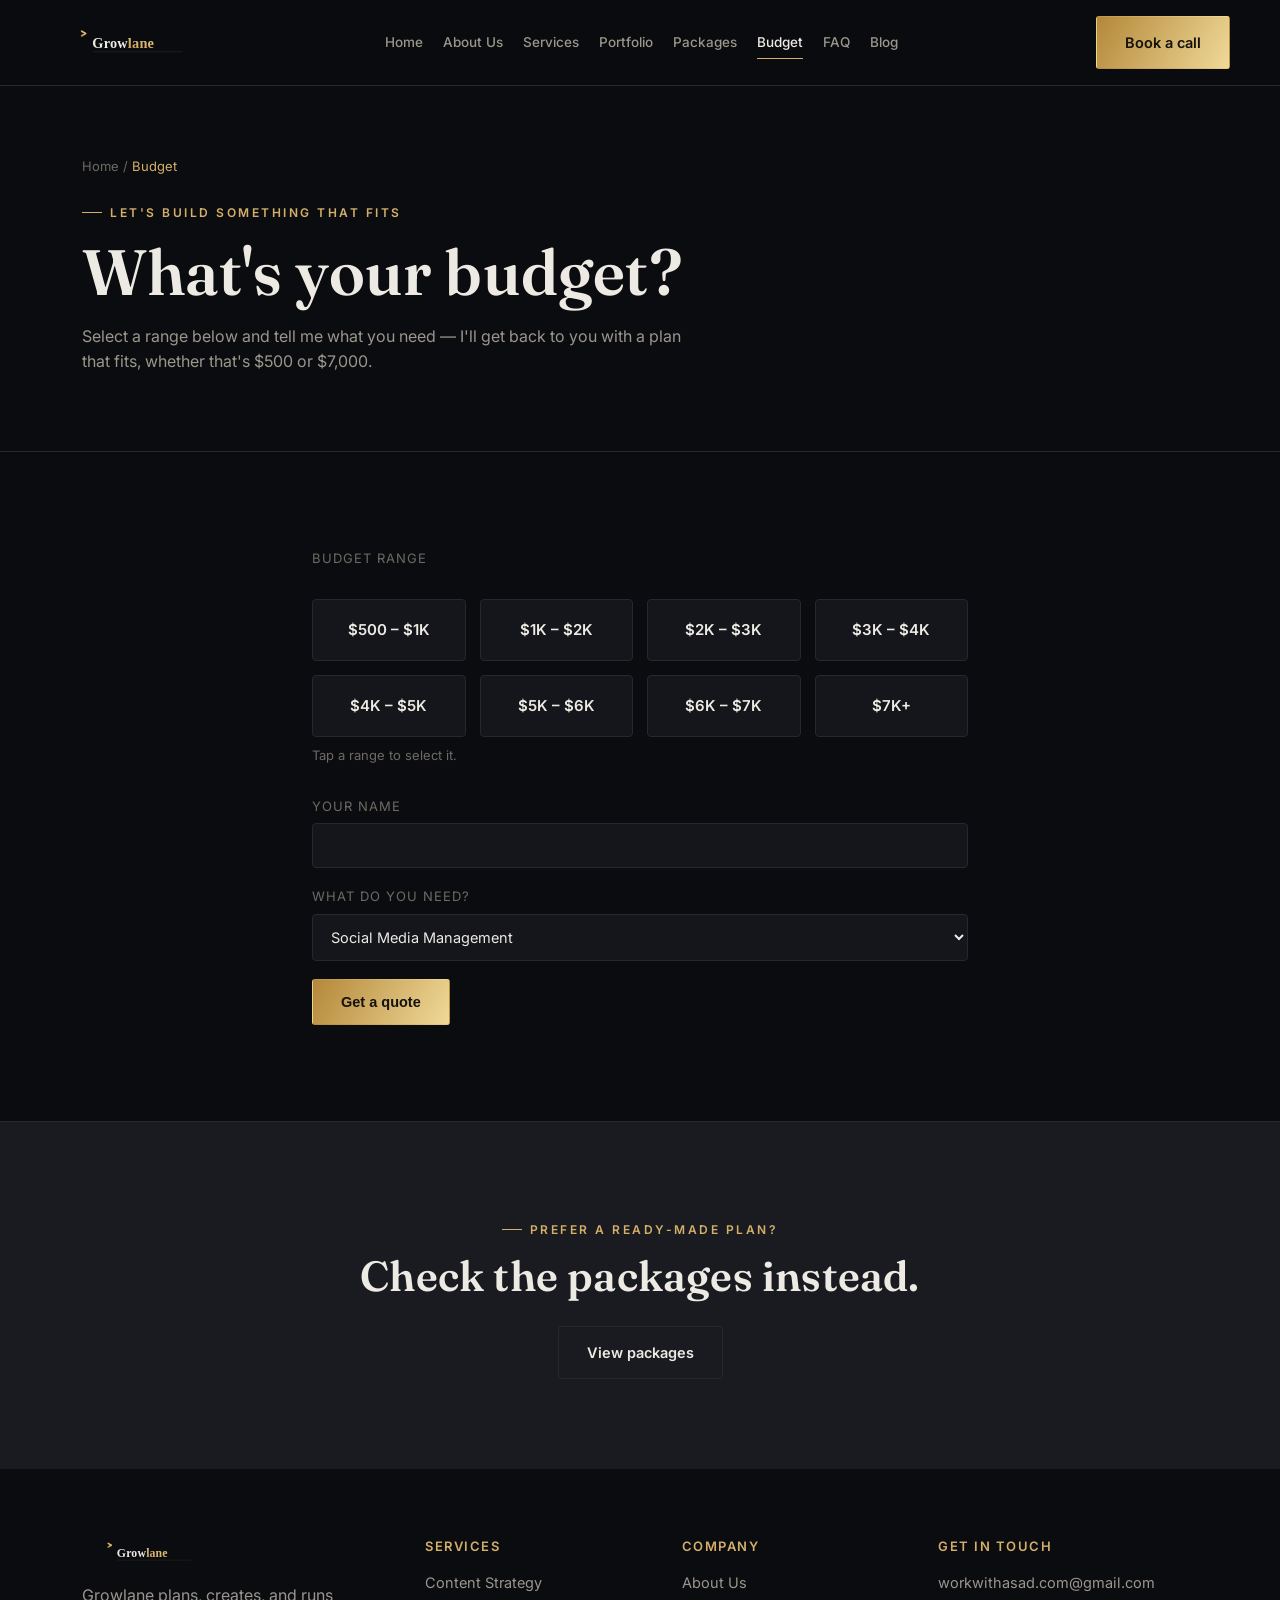
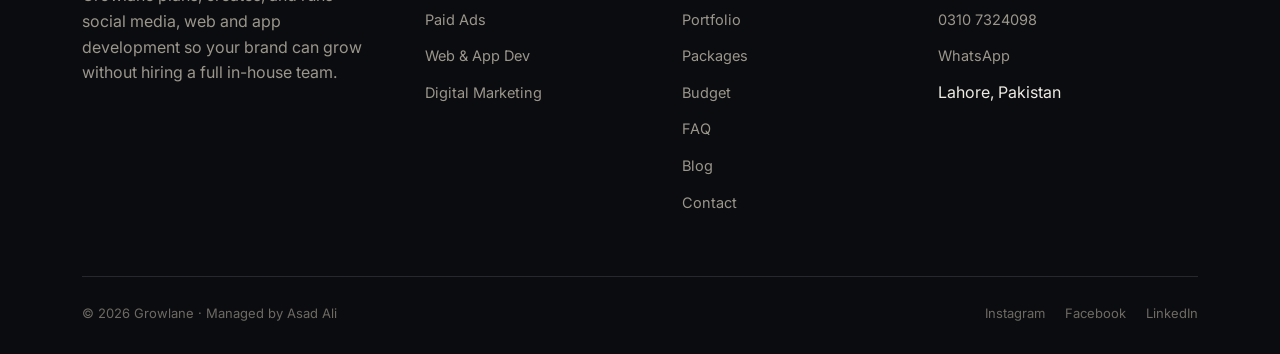
<file: budget.html>
<!DOCTYPE html>
<html lang="en">
<head>
  <meta charset="UTF-8">
  <meta name="viewport" content="width=device-width, initial-scale=1.0">
  <title>Select Your Budget — Growlane</title>
  <meta name="description" content="Select a budget from $500 to $7,000 and get a plan that fits.">
  <link rel="icon" type="image/svg+xml" href="assets/icon.svg">
  <link rel="preconnect" href="https://fonts.googleapis.com">
  <link rel="preconnect" href="https://fonts.gstatic.com" crossorigin>
  <link href="https://fonts.googleapis.com/css2?family=Fraunces:opsz,wght@9..144,500;9..144,600;9..144,700&family=Inter:wght@400;500;600;700&display=swap" rel="stylesheet">
  <link rel="stylesheet" href="assets/style.css">
</head>
<body>
  <header class="site">
    <div class="wrap nav-row">
      <a href="index.html" class="brand"><img src="assets/logo.svg" alt="Growlane"></a>
      <nav class="main-nav">
        <a href="index.html" class="">Home</a>
        <a href="about.html" class="">About Us</a>
        <a href="services.html" class="">Services</a>
        <a href="portfolio.html" class="">Portfolio</a>
        <a href="packages.html" class="">Packages</a>
        <a href="budget.html" class="active">Budget</a>
        <a href="faq.html" class="">FAQ</a>
        <a href="blog.html" class="">Blog</a>
      </nav>
      <div class="nav-cta">
        <a href="contact.html" class="btn btn-gold">Book a call</a>
        <button class="menu-toggle" aria-label="Toggle menu">☰</button>
      </div>
    </div>
  </header>
  <section class="page-header">
    <div class="wrap">
      <div class="breadcrumb"><a href="index.html">Home</a> / <span class="gold">Budget</span></div>
      <span class="eyebrow">Let's build something that fits</span>
      <h1>What's your budget?</h1>
      <p style="max-width:620px;">Select a range below and tell me what you need — I'll get back to you with a plan that fits, whether that's $500 or $7,000.</p>
    </div>
  </section>

  <section>
    <div class="wrap" style="max-width:720px;">
      <form id="budget-form" class="reveal">
        <label style="display:block;font-size:13px;color:var(--muted-2);text-transform:uppercase;letter-spacing:1px;margin-bottom:6px;">Budget range</label>
        <div class="budget-grid">
          <div class="budget-chip" data-value="$500 - $1,000">$500 – $1K</div>
          <div class="budget-chip" data-value="$1,000 - $2,000">$1K – $2K</div>
          <div class="budget-chip" data-value="$2,000 - $3,000">$2K – $3K</div>
          <div class="budget-chip" data-value="$3,000 - $4,000">$3K – $4K</div>
          <div class="budget-chip" data-value="$4,000 - $5,000">$4K – $5K</div>
          <div class="budget-chip" data-value="$5,000 - $6,000">$5K – $6K</div>
          <div class="budget-chip" data-value="$6,000 - $7,000">$6K – $7K</div>
          <div class="budget-chip" data-value="$7,000+">$7K+</div>
        </div>
        <p class="budget-note">Tap a range to select it.</p>
        <input type="hidden" id="budget-value" name="budget">

        <div class="field" style="margin-top:30px;">
          <label for="b-name">Your name</label>
          <input type="text" id="b-name" name="name" required>
        </div>
        <div class="field">
          <label for="b-service">What do you need?</label>
          <select id="b-service" name="service">
            <option>Social Media Management</option>
            <option>Web Development</option>
            <option>App Development</option>
            <option>Digital Marketing</option>
            <option>Branding &amp; Identity</option>
            <option>Something else</option>
          </select>
        </div>
        <button type="submit" class="btn btn-gold">Get a quote</button>
      </form>
    </div>
  </section>

  <section class="cta-band" style="border-bottom:none;">
    <div class="wrap">
      <span class="eyebrow" style="justify-content:center;">Prefer a ready-made plan?</span>
      <h2>Check the packages instead.</h2>
      <a href="packages.html" class="btn btn-ghost">View packages</a>
    </div>
  </section>
  <footer class="site">
    <div class="wrap">
      <div class="footer-grid">
        <div>
          <img src="assets/logo.svg" alt="Growlane">
          <p style="max-width:280px;">Growlane plans, creates, and runs social media, web and app development so your brand can grow without hiring a full in-house team.</p>
        </div>
        <div>
          <h4>Services</h4>
          <ul>
            <li><a href="services.html">Content Strategy</a></li>
            <li><a href="services.html">Paid Ads</a></li>
            <li><a href="services.html">Web &amp; App Dev</a></li>
            <li><a href="services.html">Digital Marketing</a></li>
          </ul>
        </div>
        <div>
          <h4>Company</h4>
          <ul>
            <li><a href="about.html">About Us</a></li>
            <li><a href="portfolio.html">Portfolio</a></li>
            <li><a href="packages.html">Packages</a></li>
            <li><a href="budget.html">Budget</a></li>
            <li><a href="faq.html">FAQ</a></li>
            <li><a href="blog.html">Blog</a></li>
            <li><a href="contact.html">Contact</a></li>
          </ul>
        </div>
        <div>
          <h4>Get in touch</h4>
          <ul>
            <li><a href="mailto:workwithasad.com@gmail.com">workwithasad.com@gmail.com</a></li>
            <li><a href="tel:+923107324098">0310 7324098</a></li>
            <li><a href="https://wa.me/923107324098">WhatsApp</a></li>
            <li>Lahore, Pakistan</li>
          </ul>
        </div>
      </div>
      <div class="footer-bottom">
        <span>© 2026 Growlane · Managed by Asad Ali</span>
        <span>
          <a href="https://www.instagram.com/illusionist5911/" style="margin-right:16px;">Instagram</a>
          <a href="https://www.facebook.com/profile.php?id=61582330034421" style="margin-right:16px;">Facebook</a>
          <a href="https://www.linkedin.com/in/asad-ali-b16a78426">LinkedIn</a>
        </span>
      </div>
    </div>
  </footer>
  <script src="assets/main.js"></script>

</body>
</html>
</file>
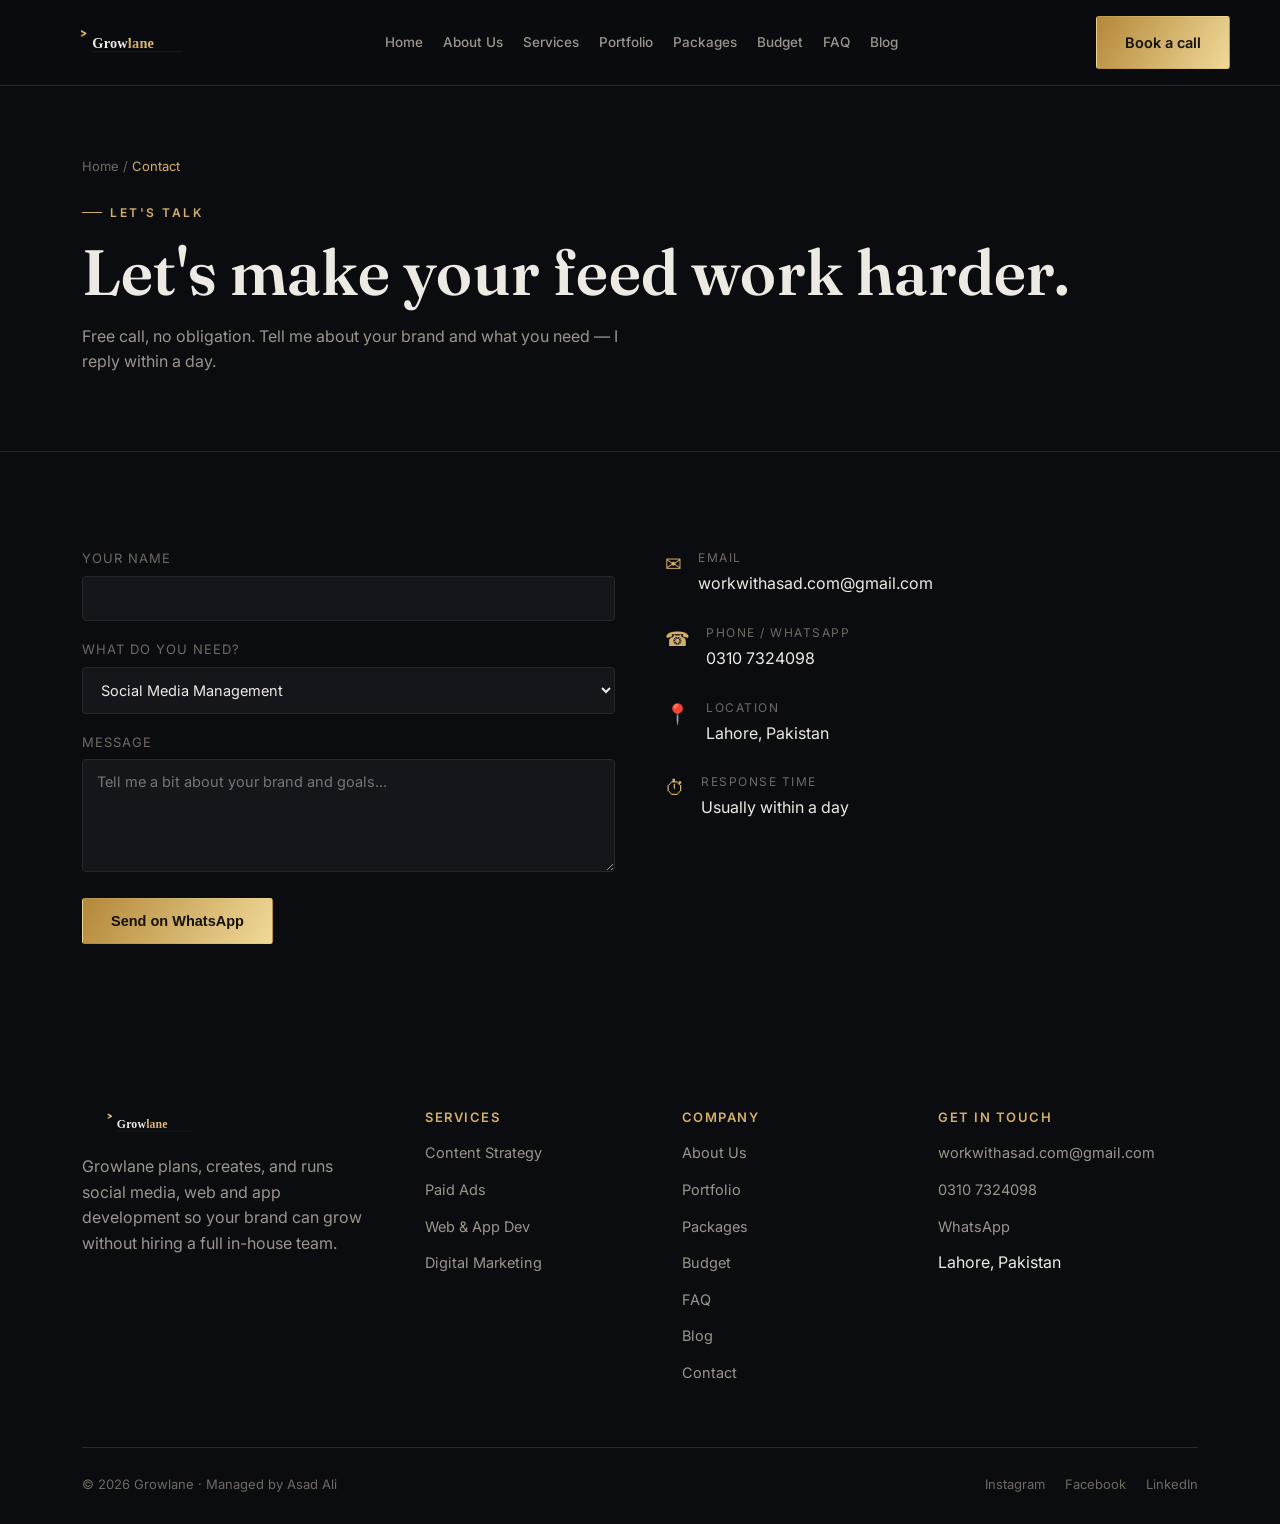
<file: contact.html>
<!DOCTYPE html>
<html lang="en">
<head>
  <meta charset="UTF-8">
  <meta name="viewport" content="width=device-width, initial-scale=1.0">
  <title>Contact — Growlane</title>
  <meta name="description" content="Book a free call with Growlane. Tell us about your brand and what you need.">
  <link rel="icon" type="image/svg+xml" href="assets/icon.svg">
  <link rel="preconnect" href="https://fonts.googleapis.com">
  <link rel="preconnect" href="https://fonts.gstatic.com" crossorigin>
  <link href="https://fonts.googleapis.com/css2?family=Fraunces:opsz,wght@9..144,500;9..144,600;9..144,700&family=Inter:wght@400;500;600;700&display=swap" rel="stylesheet">
  <link rel="stylesheet" href="assets/style.css">
</head>
<body>
  <header class="site">
    <div class="wrap nav-row">
      <a href="index.html" class="brand"><img src="assets/logo.svg" alt="Growlane"></a>
      <nav class="main-nav">
        <a href="index.html" class="">Home</a>
        <a href="about.html" class="">About Us</a>
        <a href="services.html" class="">Services</a>
        <a href="portfolio.html" class="">Portfolio</a>
        <a href="packages.html" class="">Packages</a>
        <a href="budget.html" class="">Budget</a>
        <a href="faq.html" class="">FAQ</a>
        <a href="blog.html" class="">Blog</a>
      </nav>
      <div class="nav-cta">
        <a href="contact.html" class="btn btn-gold">Book a call</a>
        <button class="menu-toggle" aria-label="Toggle menu">☰</button>
      </div>
    </div>
  </header>
  <section class="page-header">
    <div class="wrap">
      <div class="breadcrumb"><a href="index.html">Home</a> / <span class="gold">Contact</span></div>
      <span class="eyebrow">Let's talk</span>
      <h1>Let's make your feed work harder.</h1>
      <p style="max-width:560px;">Free call, no obligation. Tell me about your brand and what you need — I reply within a day.</p>
    </div>
  </section>

  <section>
    <div class="wrap contact-grid">
      <div class="reveal">
        <form id="contact-form">
          <div class="field">
            <label for="name">Your name</label>
            <input type="text" id="name" name="name" required>
          </div>
          <div class="field">
            <label for="service">What do you need?</label>
            <select id="service" name="service">
              <option>Social Media Management</option>
              <option>Web Development</option>
              <option>App Development</option>
              <option>Digital Marketing</option>
              <option>Branding &amp; Identity</option>
              <option>Something else</option>
            </select>
          </div>
          <div class="field">
            <label for="message">Message</label>
            <textarea id="message" name="message" rows="5" required placeholder="Tell me a bit about your brand and goals..."></textarea>
          </div>
          <button type="submit" class="btn btn-gold">Send on WhatsApp</button>
        </form>
      </div>
      <div class="reveal">
        <div class="contact-info-item">
          <div class="ic">✉</div>
          <div>
            <div class="l">Email</div>
            <a href="mailto:workwithasad.com@gmail.com">workwithasad.com@gmail.com</a>
          </div>
        </div>
        <div class="contact-info-item">
          <div class="ic">☎</div>
          <div>
            <div class="l">Phone / WhatsApp</div>
            <a href="tel:+923107324098">0310 7324098</a>
          </div>
        </div>
        <div class="contact-info-item">
          <div class="ic">📍</div>
          <div>
            <div class="l">Location</div>
            <span>Lahore, Pakistan</span>
          </div>
        </div>
        <div class="contact-info-item">
          <div class="ic">⏱</div>
          <div>
            <div class="l">Response time</div>
            <span>Usually within a day</span>
          </div>
        </div>
      </div>
    </div>
  </section>
  <footer class="site">
    <div class="wrap">
      <div class="footer-grid">
        <div>
          <img src="assets/logo.svg" alt="Growlane">
          <p style="max-width:280px;">Growlane plans, creates, and runs social media, web and app development so your brand can grow without hiring a full in-house team.</p>
        </div>
        <div>
          <h4>Services</h4>
          <ul>
            <li><a href="services.html">Content Strategy</a></li>
            <li><a href="services.html">Paid Ads</a></li>
            <li><a href="services.html">Web &amp; App Dev</a></li>
            <li><a href="services.html">Digital Marketing</a></li>
          </ul>
        </div>
        <div>
          <h4>Company</h4>
          <ul>
            <li><a href="about.html">About Us</a></li>
            <li><a href="portfolio.html">Portfolio</a></li>
            <li><a href="packages.html">Packages</a></li>
            <li><a href="budget.html">Budget</a></li>
            <li><a href="faq.html">FAQ</a></li>
            <li><a href="blog.html">Blog</a></li>
            <li><a href="contact.html">Contact</a></li>
          </ul>
        </div>
        <div>
          <h4>Get in touch</h4>
          <ul>
            <li><a href="mailto:workwithasad.com@gmail.com">workwithasad.com@gmail.com</a></li>
            <li><a href="tel:+923107324098">0310 7324098</a></li>
            <li><a href="https://wa.me/923107324098">WhatsApp</a></li>
            <li>Lahore, Pakistan</li>
          </ul>
        </div>
      </div>
      <div class="footer-bottom">
        <span>© 2026 Growlane · Managed by Asad Ali</span>
        <span>
          <a href="https://www.instagram.com/illusionist5911/" style="margin-right:16px;">Instagram</a>
          <a href="https://www.facebook.com/profile.php?id=61582330034421" style="margin-right:16px;">Facebook</a>
          <a href="https://www.linkedin.com/in/asad-ali-b16a78426">LinkedIn</a>
        </span>
      </div>
    </div>
  </footer>
  <script src="assets/main.js"></script>

</body>
</html>
</file>
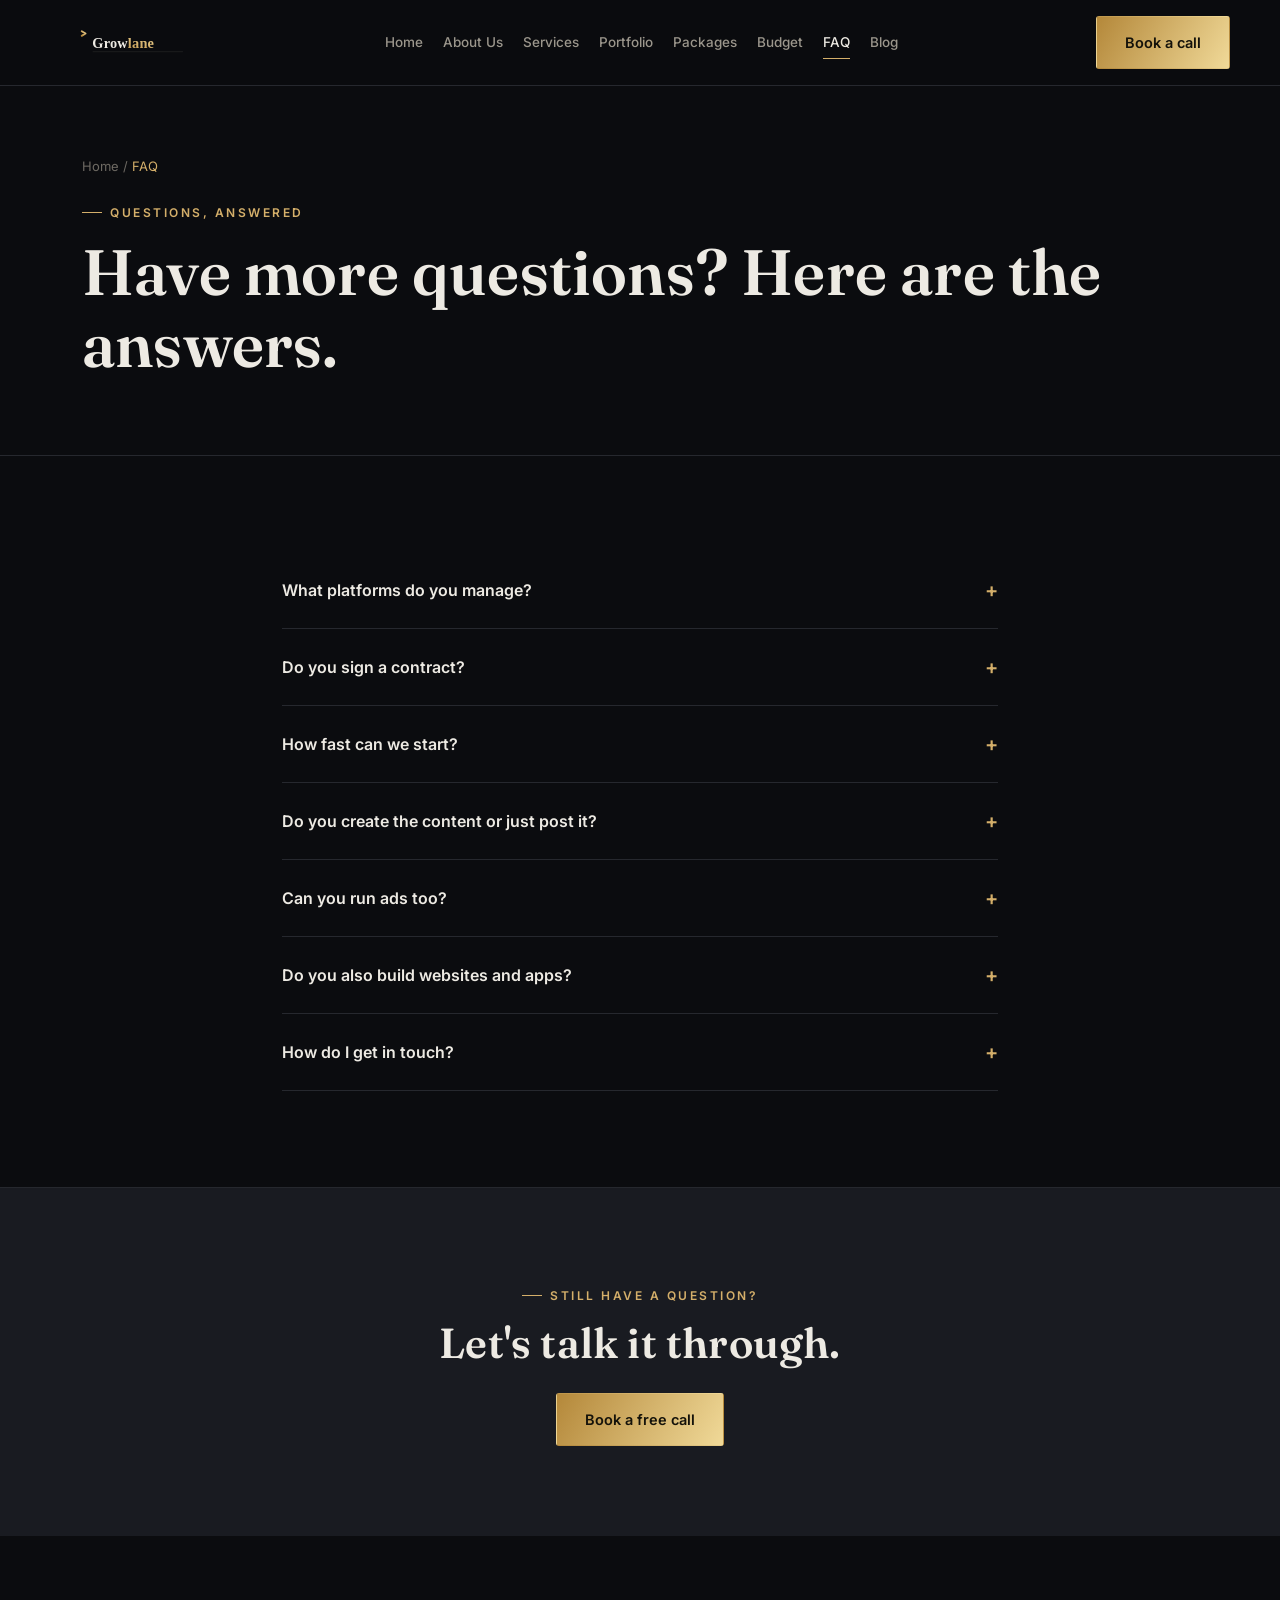
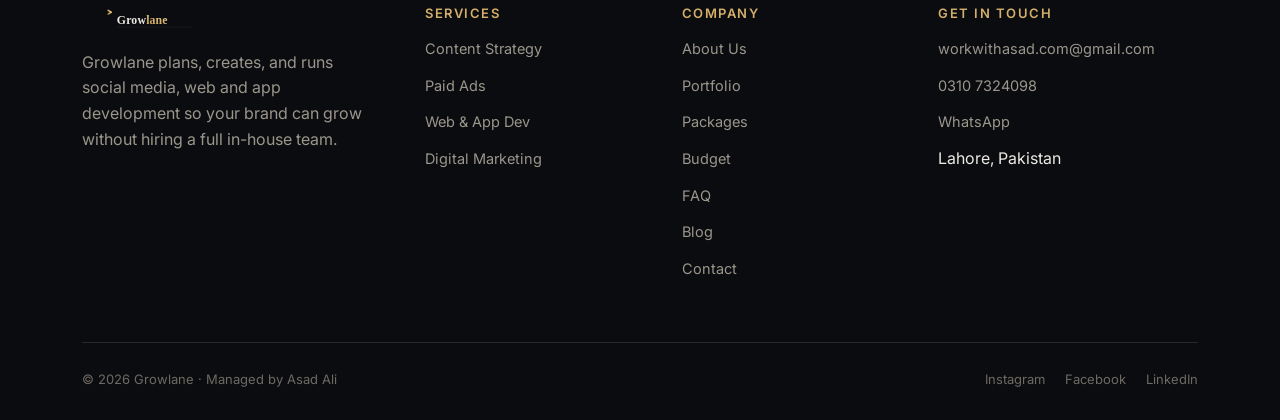
<file: faq.html>
<!DOCTYPE html>
<html lang="en">
<head>
  <meta charset="UTF-8">
  <meta name="viewport" content="width=device-width, initial-scale=1.0">
  <title>FAQ — Growlane</title>
  <meta name="description" content="Answers to common questions about working with Growlane.">
  <link rel="icon" type="image/svg+xml" href="assets/icon.svg">
  <link rel="preconnect" href="https://fonts.googleapis.com">
  <link rel="preconnect" href="https://fonts.gstatic.com" crossorigin>
  <link href="https://fonts.googleapis.com/css2?family=Fraunces:opsz,wght@9..144,500;9..144,600;9..144,700&family=Inter:wght@400;500;600;700&display=swap" rel="stylesheet">
  <link rel="stylesheet" href="assets/style.css">
</head>
<body>
  <header class="site">
    <div class="wrap nav-row">
      <a href="index.html" class="brand"><img src="assets/logo.svg" alt="Growlane"></a>
      <nav class="main-nav">
        <a href="index.html" class="">Home</a>
        <a href="about.html" class="">About Us</a>
        <a href="services.html" class="">Services</a>
        <a href="portfolio.html" class="">Portfolio</a>
        <a href="packages.html" class="">Packages</a>
        <a href="budget.html" class="">Budget</a>
        <a href="faq.html" class="active">FAQ</a>
        <a href="blog.html" class="">Blog</a>
      </nav>
      <div class="nav-cta">
        <a href="contact.html" class="btn btn-gold">Book a call</a>
        <button class="menu-toggle" aria-label="Toggle menu">☰</button>
      </div>
    </div>
  </header>
  <section class="page-header">
    <div class="wrap">
      <div class="breadcrumb"><a href="index.html">Home</a> / <span class="gold">FAQ</span></div>
      <span class="eyebrow">Questions, answered</span>
      <h1>Have more questions? Here are the answers.</h1>
    </div>
  </section>

  <section>
    <div class="wrap" style="max-width:780px;">
      <div class="faq-item reveal">
        <div class="faq-q"><span>What platforms do you manage?</span><span class="plus">+</span></div>
        <div class="faq-a"><p>Instagram and Facebook mainly, with reels and ad campaigns running across both.</p></div>
      </div>
      <div class="faq-item reveal">
        <div class="faq-q"><span>Do you sign a contract?</span><span class="plus">+</span></div>
        <div class="faq-a"><p>Yes — month-to-month agreements, so you're never locked into anything long-term.</p></div>
      </div>
      <div class="faq-item reveal">
        <div class="faq-q"><span>How fast can we start?</span><span class="plus">+</span></div>
        <div class="faq-a"><p>Usually within a week of our first call, once the content plan is agreed.</p></div>
      </div>
      <div class="faq-item reveal">
        <div class="faq-q"><span>Do you create the content or just post it?</span><span class="plus">+</span></div>
        <div class="faq-a"><p>Both. I plan, design, and edit the content, then manage posting and community replies.</p></div>
      </div>
      <div class="faq-item reveal">
        <div class="faq-q"><span>Can you run ads too?</span><span class="plus">+</span></div>
        <div class="faq-a"><p>Yes — ad setup and management is included in the Growth and Full-Service packages.</p></div>
      </div>
      <div class="faq-item reveal">
        <div class="faq-q"><span>Do you also build websites and apps?</span><span class="plus">+</span></div>
        <div class="faq-a"><p>Yes — web and app development is one of the twelve core services, handled by a vetted developer on the team.</p></div>
      </div>
      <div class="faq-item reveal">
        <div class="faq-q"><span>How do I get in touch?</span><span class="plus">+</span></div>
        <div class="faq-a"><p>Email, phone, or WhatsApp — all linked on the contact page.</p></div>
      </div>
    </div>
  </section>

  <section class="cta-band" style="border-bottom:none;">
    <div class="wrap">
      <span class="eyebrow" style="justify-content:center;">Still have a question?</span>
      <h2>Let's talk it through.</h2>
      <a href="contact.html" class="btn btn-gold">Book a free call</a>
    </div>
  </section>
  <footer class="site">
    <div class="wrap">
      <div class="footer-grid">
        <div>
          <img src="assets/logo.svg" alt="Growlane">
          <p style="max-width:280px;">Growlane plans, creates, and runs social media, web and app development so your brand can grow without hiring a full in-house team.</p>
        </div>
        <div>
          <h4>Services</h4>
          <ul>
            <li><a href="services.html">Content Strategy</a></li>
            <li><a href="services.html">Paid Ads</a></li>
            <li><a href="services.html">Web &amp; App Dev</a></li>
            <li><a href="services.html">Digital Marketing</a></li>
          </ul>
        </div>
        <div>
          <h4>Company</h4>
          <ul>
            <li><a href="about.html">About Us</a></li>
            <li><a href="portfolio.html">Portfolio</a></li>
            <li><a href="packages.html">Packages</a></li>
            <li><a href="budget.html">Budget</a></li>
            <li><a href="faq.html">FAQ</a></li>
            <li><a href="blog.html">Blog</a></li>
            <li><a href="contact.html">Contact</a></li>
          </ul>
        </div>
        <div>
          <h4>Get in touch</h4>
          <ul>
            <li><a href="mailto:workwithasad.com@gmail.com">workwithasad.com@gmail.com</a></li>
            <li><a href="tel:+923107324098">0310 7324098</a></li>
            <li><a href="https://wa.me/923107324098">WhatsApp</a></li>
            <li>Lahore, Pakistan</li>
          </ul>
        </div>
      </div>
      <div class="footer-bottom">
        <span>© 2026 Growlane · Managed by Asad Ali</span>
        <span>
          <a href="https://www.instagram.com/illusionist5911/" style="margin-right:16px;">Instagram</a>
          <a href="https://www.facebook.com/profile.php?id=61582330034421" style="margin-right:16px;">Facebook</a>
          <a href="https://www.linkedin.com/in/asad-ali-b16a78426">LinkedIn</a>
        </span>
      </div>
    </div>
  </footer>
  <script src="assets/main.js"></script>

</body>
</html>
</file>
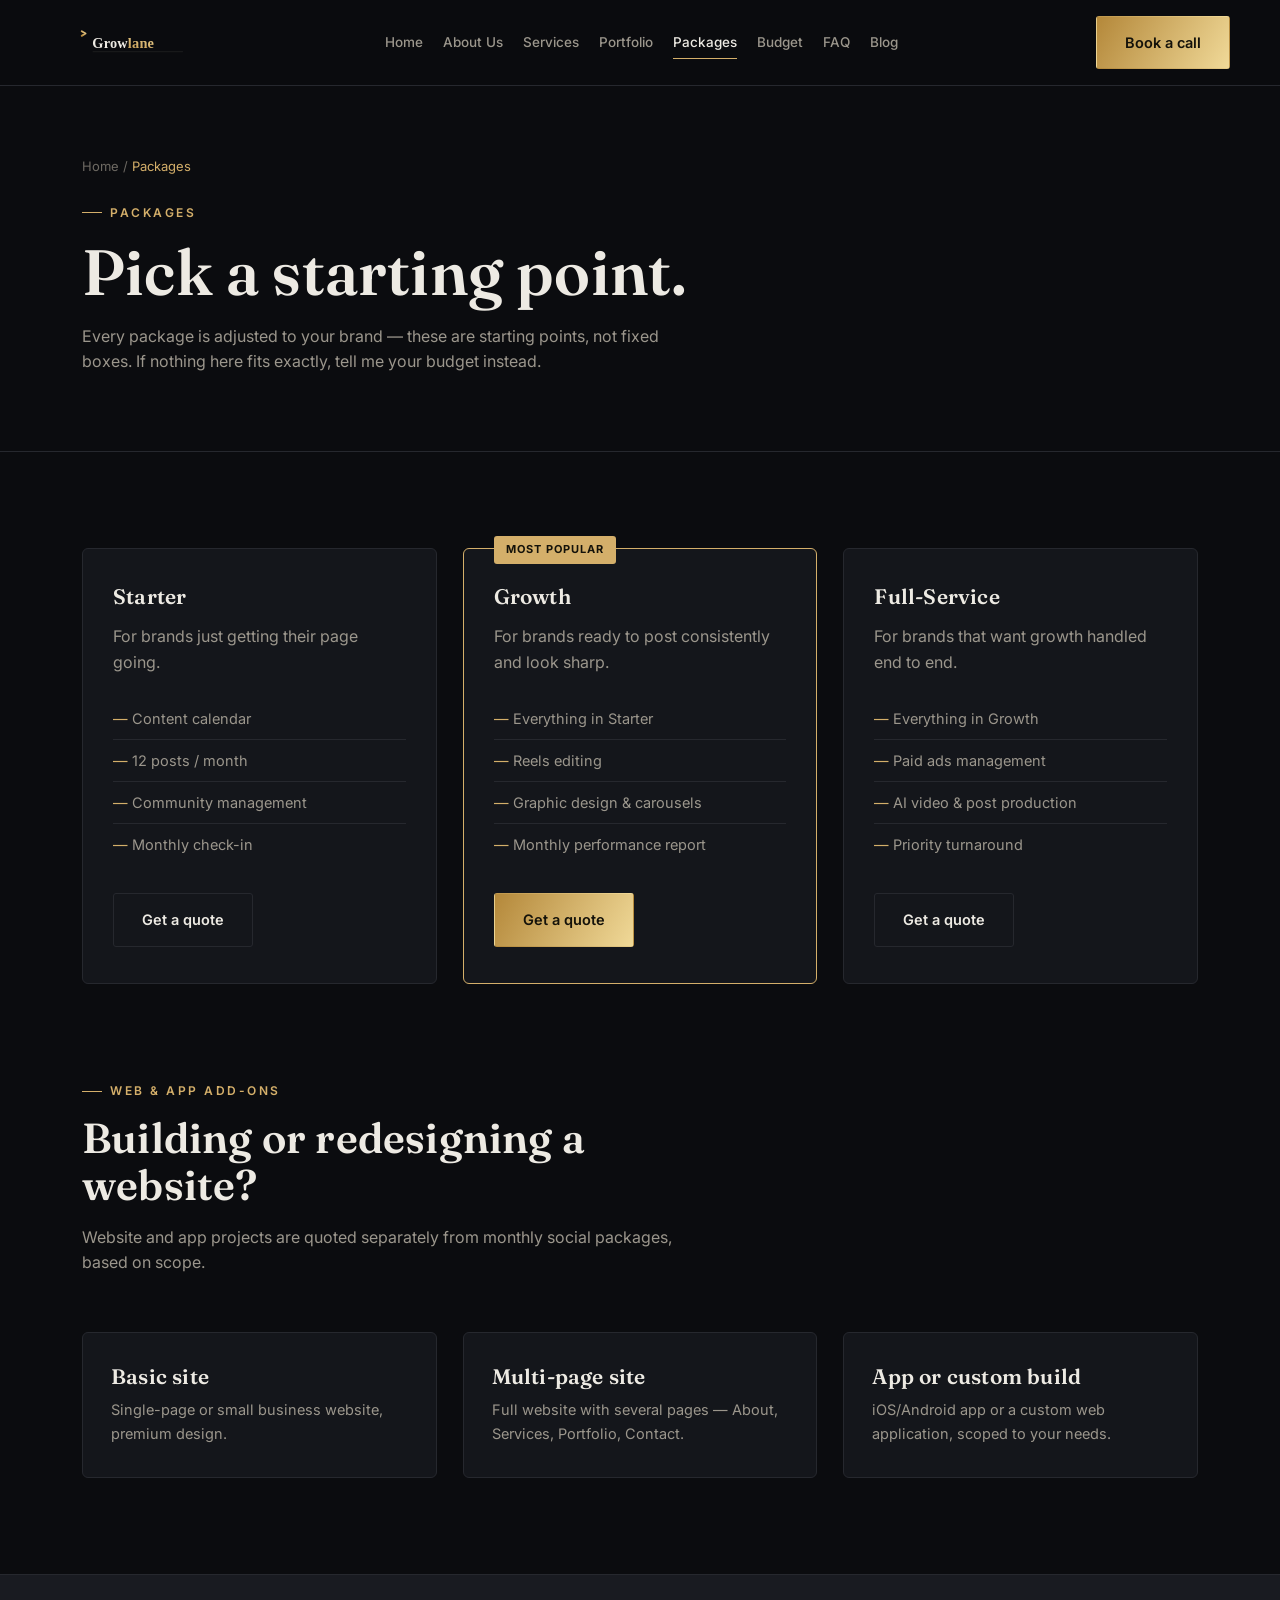
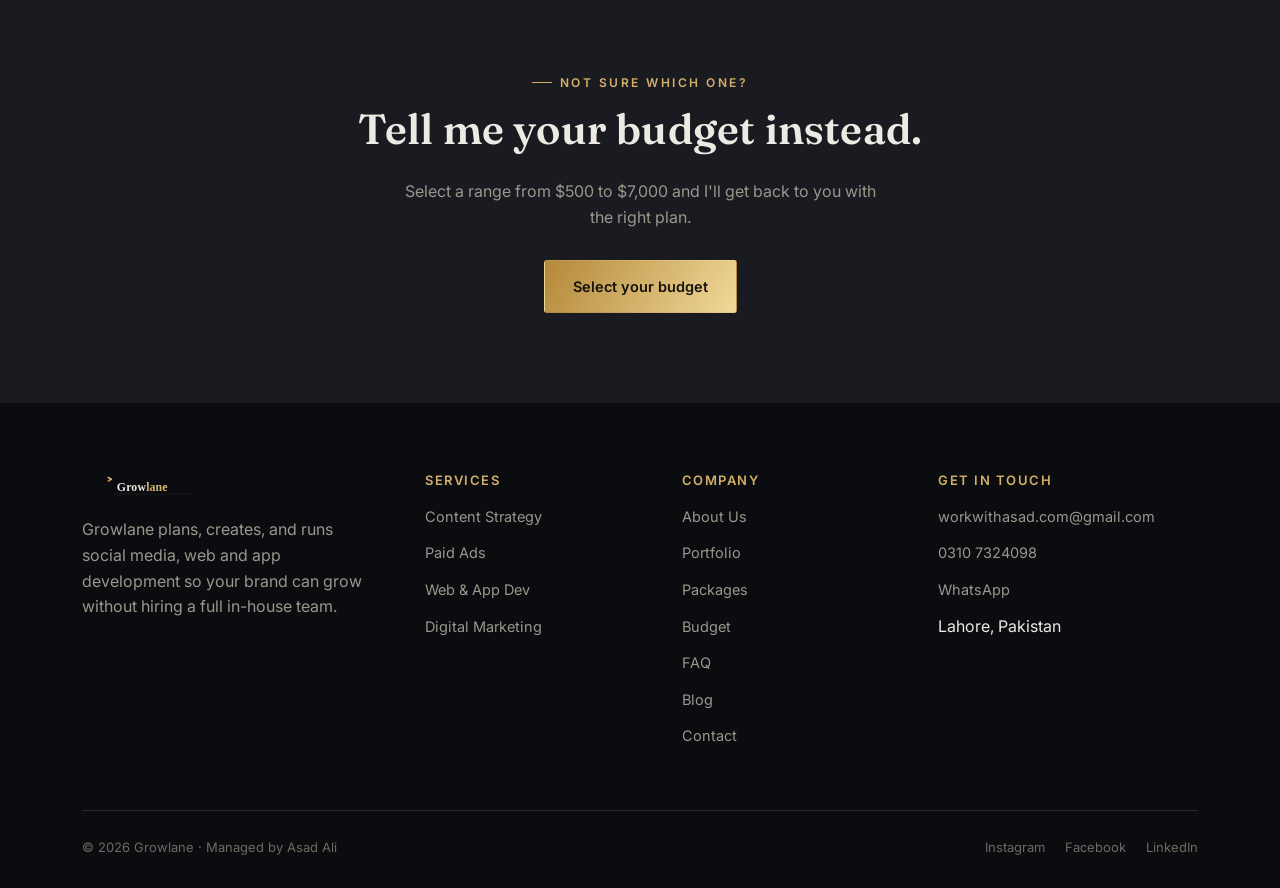
<file: packages.html>
<!DOCTYPE html>
<html lang="en">
<head>
  <meta charset="UTF-8">
  <meta name="viewport" content="width=device-width, initial-scale=1.0">
  <title>Packages — Growlane</title>
  <meta name="description" content="Starter, Growth, and Full-Service packages — pick a starting point for your brand.">
  <link rel="icon" type="image/svg+xml" href="assets/icon.svg">
  <link rel="preconnect" href="https://fonts.googleapis.com">
  <link rel="preconnect" href="https://fonts.gstatic.com" crossorigin>
  <link href="https://fonts.googleapis.com/css2?family=Fraunces:opsz,wght@9..144,500;9..144,600;9..144,700&family=Inter:wght@400;500;600;700&display=swap" rel="stylesheet">
  <link rel="stylesheet" href="assets/style.css">
</head>
<body>
  <header class="site">
    <div class="wrap nav-row">
      <a href="index.html" class="brand"><img src="assets/logo.svg" alt="Growlane"></a>
      <nav class="main-nav">
        <a href="index.html" class="">Home</a>
        <a href="about.html" class="">About Us</a>
        <a href="services.html" class="">Services</a>
        <a href="portfolio.html" class="">Portfolio</a>
        <a href="packages.html" class="active">Packages</a>
        <a href="budget.html" class="">Budget</a>
        <a href="faq.html" class="">FAQ</a>
        <a href="blog.html" class="">Blog</a>
      </nav>
      <div class="nav-cta">
        <a href="contact.html" class="btn btn-gold">Book a call</a>
        <button class="menu-toggle" aria-label="Toggle menu">☰</button>
      </div>
    </div>
  </header>
  <section class="page-header">
    <div class="wrap">
      <div class="breadcrumb"><a href="index.html">Home</a> / <span class="gold">Packages</span></div>
      <span class="eyebrow">Packages</span>
      <h1>Pick a starting point.</h1>
      <p style="max-width:620px;">Every package is adjusted to your brand — these are starting points, not fixed boxes. If nothing here fits exactly, tell me your budget instead.</p>
    </div>
  </section>

  <section>
    <div class="wrap">
      <div class="grid-3">
        <div class="price-card reveal">
          <h3>Starter</h3>
          <p>For brands just getting their page going.</p>
          <ul>
            <li>Content calendar</li>
            <li>12 posts / month</li>
            <li>Community management</li>
            <li>Monthly check-in</li>
          </ul>
          <a href="contact.html" class="btn btn-ghost">Get a quote</a>
        </div>
        <div class="price-card popular reveal">
          <span class="badge">Most popular</span>
          <h3>Growth</h3>
          <p>For brands ready to post consistently and look sharp.</p>
          <ul>
            <li>Everything in Starter</li>
            <li>Reels editing</li>
            <li>Graphic design &amp; carousels</li>
            <li>Monthly performance report</li>
          </ul>
          <a href="contact.html" class="btn btn-gold">Get a quote</a>
        </div>
        <div class="price-card reveal">
          <h3>Full-Service</h3>
          <p>For brands that want growth handled end to end.</p>
          <ul>
            <li>Everything in Growth</li>
            <li>Paid ads management</li>
            <li>AI video &amp; post production</li>
            <li>Priority turnaround</li>
          </ul>
          <a href="contact.html" class="btn btn-ghost">Get a quote</a>
        </div>
      </div>

      <div class="section-head reveal" style="margin-top:90px;">
        <span class="eyebrow">Web &amp; app add-ons</span>
        <h2>Building or redesigning a website?</h2>
        <p>Website and app projects are quoted separately from monthly social packages, based on scope.</p>
      </div>
      <div class="grid-3">
        <div class="card reveal">
          <h3>Basic site</h3>
          <p>Single-page or small business website, premium design.</p>
        </div>
        <div class="card reveal">
          <h3>Multi-page site</h3>
          <p>Full website with several pages — About, Services, Portfolio, Contact.</p>
        </div>
        <div class="card reveal">
          <h3>App or custom build</h3>
          <p>iOS/Android app or a custom web application, scoped to your needs.</p>
        </div>
      </div>
    </div>
  </section>

  <section class="cta-band" style="border-bottom:none;">
    <div class="wrap">
      <span class="eyebrow" style="justify-content:center;">Not sure which one?</span>
      <h2>Tell me your budget instead.</h2>
      <p style="max-width:480px;margin:0 auto 30px;">Select a range from $500 to $7,000 and I'll get back to you with the right plan.</p>
      <a href="budget.html" class="btn btn-gold">Select your budget</a>
    </div>
  </section>
  <footer class="site">
    <div class="wrap">
      <div class="footer-grid">
        <div>
          <img src="assets/logo.svg" alt="Growlane">
          <p style="max-width:280px;">Growlane plans, creates, and runs social media, web and app development so your brand can grow without hiring a full in-house team.</p>
        </div>
        <div>
          <h4>Services</h4>
          <ul>
            <li><a href="services.html">Content Strategy</a></li>
            <li><a href="services.html">Paid Ads</a></li>
            <li><a href="services.html">Web &amp; App Dev</a></li>
            <li><a href="services.html">Digital Marketing</a></li>
          </ul>
        </div>
        <div>
          <h4>Company</h4>
          <ul>
            <li><a href="about.html">About Us</a></li>
            <li><a href="portfolio.html">Portfolio</a></li>
            <li><a href="packages.html">Packages</a></li>
            <li><a href="budget.html">Budget</a></li>
            <li><a href="faq.html">FAQ</a></li>
            <li><a href="blog.html">Blog</a></li>
            <li><a href="contact.html">Contact</a></li>
          </ul>
        </div>
        <div>
          <h4>Get in touch</h4>
          <ul>
            <li><a href="mailto:workwithasad.com@gmail.com">workwithasad.com@gmail.com</a></li>
            <li><a href="tel:+923107324098">0310 7324098</a></li>
            <li><a href="https://wa.me/923107324098">WhatsApp</a></li>
            <li>Lahore, Pakistan</li>
          </ul>
        </div>
      </div>
      <div class="footer-bottom">
        <span>© 2026 Growlane · Managed by Asad Ali</span>
        <span>
          <a href="https://www.instagram.com/illusionist5911/" style="margin-right:16px;">Instagram</a>
          <a href="https://www.facebook.com/profile.php?id=61582330034421" style="margin-right:16px;">Facebook</a>
          <a href="https://www.linkedin.com/in/asad-ali-b16a78426">LinkedIn</a>
        </span>
      </div>
    </div>
  </footer>
  <script src="assets/main.js"></script>

</body>
</html>
</file>
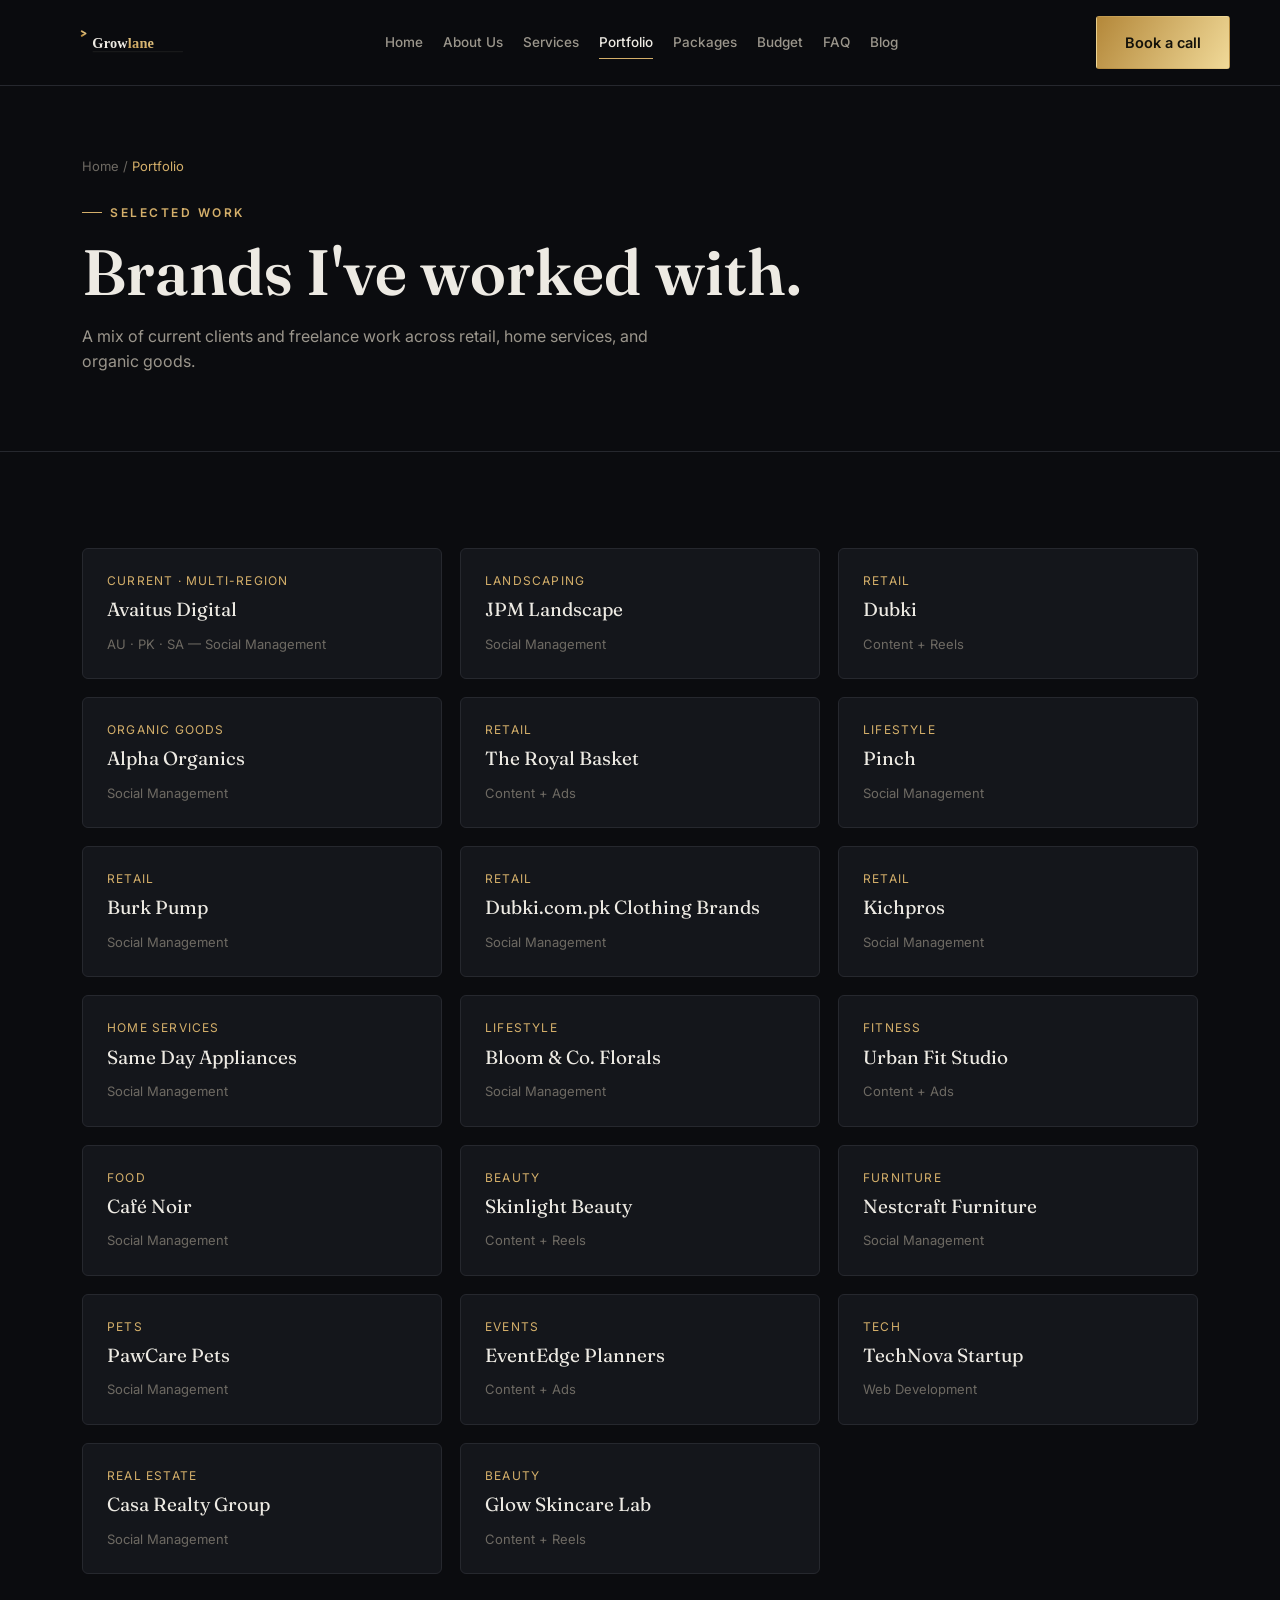
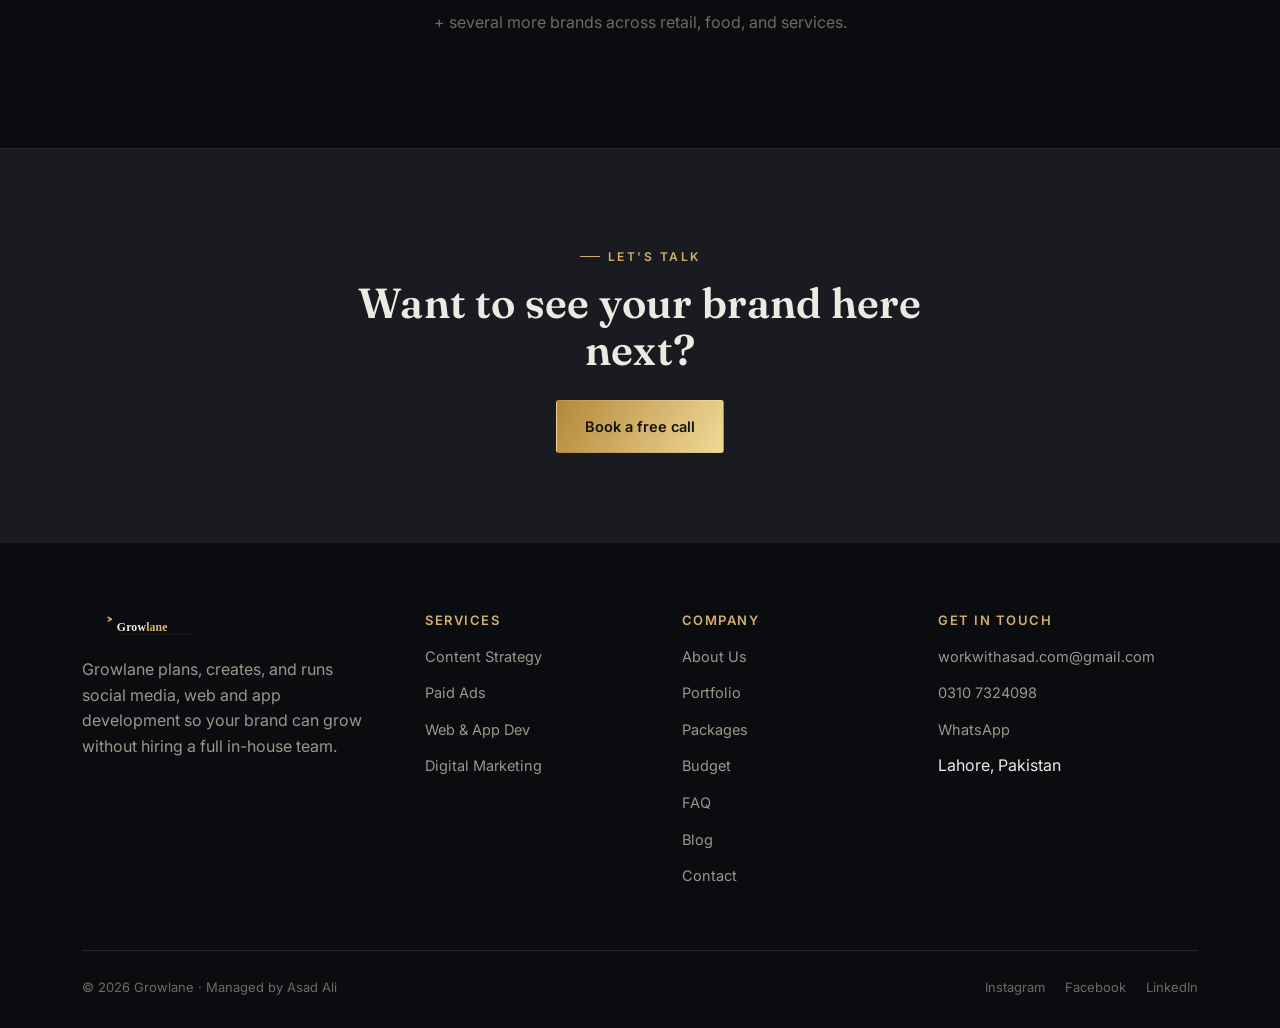
<file: portfolio.html>
<!DOCTYPE html>
<html lang="en">
<head>
  <meta charset="UTF-8">
  <meta name="viewport" content="width=device-width, initial-scale=1.0">
  <title>Portfolio — Growlane</title>
  <meta name="description" content="Brands Growlane has worked with across retail, home services, and organic goods.">
  <link rel="icon" type="image/svg+xml" href="assets/icon.svg">
  <link rel="preconnect" href="https://fonts.googleapis.com">
  <link rel="preconnect" href="https://fonts.gstatic.com" crossorigin>
  <link href="https://fonts.googleapis.com/css2?family=Fraunces:opsz,wght@9..144,500;9..144,600;9..144,700&family=Inter:wght@400;500;600;700&display=swap" rel="stylesheet">
  <link rel="stylesheet" href="assets/style.css">
</head>
<body>
  <header class="site">
    <div class="wrap nav-row">
      <a href="index.html" class="brand"><img src="assets/logo.svg" alt="Growlane"></a>
      <nav class="main-nav">
        <a href="index.html" class="">Home</a>
        <a href="about.html" class="">About Us</a>
        <a href="services.html" class="">Services</a>
        <a href="portfolio.html" class="active">Portfolio</a>
        <a href="packages.html" class="">Packages</a>
        <a href="budget.html" class="">Budget</a>
        <a href="faq.html" class="">FAQ</a>
        <a href="blog.html" class="">Blog</a>
      </nav>
      <div class="nav-cta">
        <a href="contact.html" class="btn btn-gold">Book a call</a>
        <button class="menu-toggle" aria-label="Toggle menu">☰</button>
      </div>
    </div>
  </header>
  <section class="page-header">
    <div class="wrap">
      <div class="breadcrumb"><a href="index.html">Home</a> / <span class="gold">Portfolio</span></div>
      <span class="eyebrow">Selected work</span>
      <h1>Brands I've worked with.</h1>
      <p style="max-width:620px;">A mix of current clients and freelance work across retail, home services, and organic goods.</p>
    </div>
  </section>

  <section>
    <div class="wrap">
      <div class="brand-grid">
        <div class="brand-item reveal"><span class="tag">Current · Multi-region</span><div class="name">Avaitus Digital</div><span class="sub">AU · PK · SA — Social Management</span></div>
        <div class="brand-item reveal"><span class="tag">Landscaping</span><div class="name">JPM Landscape</div><span class="sub">Social Management</span></div>
        <div class="brand-item reveal"><span class="tag">Retail</span><div class="name">Dubki</div><span class="sub">Content + Reels</span></div>
        <div class="brand-item reveal"><span class="tag">Organic Goods</span><div class="name">Alpha Organics</div><span class="sub">Social Management</span></div>
        <div class="brand-item reveal"><span class="tag">Retail</span><div class="name">The Royal Basket</div><span class="sub">Content + Ads</span></div>
        <div class="brand-item reveal"><span class="tag">Lifestyle</span><div class="name">Pinch</div><span class="sub">Social Management</span></div>
        <div class="brand-item reveal"><span class="tag">Retail</span><div class="name">Burk Pump</div><span class="sub">Social Management</span></div>
        <div class="brand-item reveal"><span class="tag">Retail</span><div class="name">Dubki.com.pk Clothing Brands</div><span class="sub">Social Management</span></div>
        <div class="brand-item reveal"><span class="tag">Retail</span><div class="name">Kichpros</div><span class="sub">Social Management</span></div>
        <div class="brand-item reveal"><span class="tag">Home Services</span><div class="name">Same Day Appliances</div><span class="sub">Social Management</span></div>
        <div class="brand-item reveal"><span class="tag">Lifestyle</span><div class="name">Bloom &amp; Co. Florals</div><span class="sub">Social Management</span></div>
        <div class="brand-item reveal"><span class="tag">Fitness</span><div class="name">Urban Fit Studio</div><span class="sub">Content + Ads</span></div>
        <div class="brand-item reveal"><span class="tag">Food</span><div class="name">Café Noir</div><span class="sub">Social Management</span></div>
        <div class="brand-item reveal"><span class="tag">Beauty</span><div class="name">Skinlight Beauty</div><span class="sub">Content + Reels</span></div>
        <div class="brand-item reveal"><span class="tag">Furniture</span><div class="name">Nestcraft Furniture</div><span class="sub">Social Management</span></div>
        <div class="brand-item reveal"><span class="tag">Pets</span><div class="name">PawCare Pets</div><span class="sub">Social Management</span></div>
        <div class="brand-item reveal"><span class="tag">Events</span><div class="name">EventEdge Planners</div><span class="sub">Content + Ads</span></div>
        <div class="brand-item reveal"><span class="tag">Tech</span><div class="name">TechNova Startup</div><span class="sub">Web Development</span></div>
        <div class="brand-item reveal"><span class="tag">Real Estate</span><div class="name">Casa Realty Group</div><span class="sub">Social Management</span></div>
        <div class="brand-item reveal"><span class="tag">Beauty</span><div class="name">Glow Skincare Lab</div><span class="sub">Content + Reels</span></div>
      </div>
      <p class="center reveal" style="margin-top:36px;color:var(--muted-2);">+ several more brands across retail, food, and services.</p>
    </div>
  </section>

  <section class="cta-band" style="border-bottom:none;">
    <div class="wrap">
      <span class="eyebrow" style="justify-content:center;">Let's talk</span>
      <h2>Want to see your brand here next?</h2>
      <a href="contact.html" class="btn btn-gold">Book a free call</a>
    </div>
  </section>
  <footer class="site">
    <div class="wrap">
      <div class="footer-grid">
        <div>
          <img src="assets/logo.svg" alt="Growlane">
          <p style="max-width:280px;">Growlane plans, creates, and runs social media, web and app development so your brand can grow without hiring a full in-house team.</p>
        </div>
        <div>
          <h4>Services</h4>
          <ul>
            <li><a href="services.html">Content Strategy</a></li>
            <li><a href="services.html">Paid Ads</a></li>
            <li><a href="services.html">Web &amp; App Dev</a></li>
            <li><a href="services.html">Digital Marketing</a></li>
          </ul>
        </div>
        <div>
          <h4>Company</h4>
          <ul>
            <li><a href="about.html">About Us</a></li>
            <li><a href="portfolio.html">Portfolio</a></li>
            <li><a href="packages.html">Packages</a></li>
            <li><a href="budget.html">Budget</a></li>
            <li><a href="faq.html">FAQ</a></li>
            <li><a href="blog.html">Blog</a></li>
            <li><a href="contact.html">Contact</a></li>
          </ul>
        </div>
        <div>
          <h4>Get in touch</h4>
          <ul>
            <li><a href="mailto:workwithasad.com@gmail.com">workwithasad.com@gmail.com</a></li>
            <li><a href="tel:+923107324098">0310 7324098</a></li>
            <li><a href="https://wa.me/923107324098">WhatsApp</a></li>
            <li>Lahore, Pakistan</li>
          </ul>
        </div>
      </div>
      <div class="footer-bottom">
        <span>© 2026 Growlane · Managed by Asad Ali</span>
        <span>
          <a href="https://www.instagram.com/illusionist5911/" style="margin-right:16px;">Instagram</a>
          <a href="https://www.facebook.com/profile.php?id=61582330034421" style="margin-right:16px;">Facebook</a>
          <a href="https://www.linkedin.com/in/asad-ali-b16a78426">LinkedIn</a>
        </span>
      </div>
    </div>
  </footer>
  <script src="assets/main.js"></script>

</body>
</html>
</file>
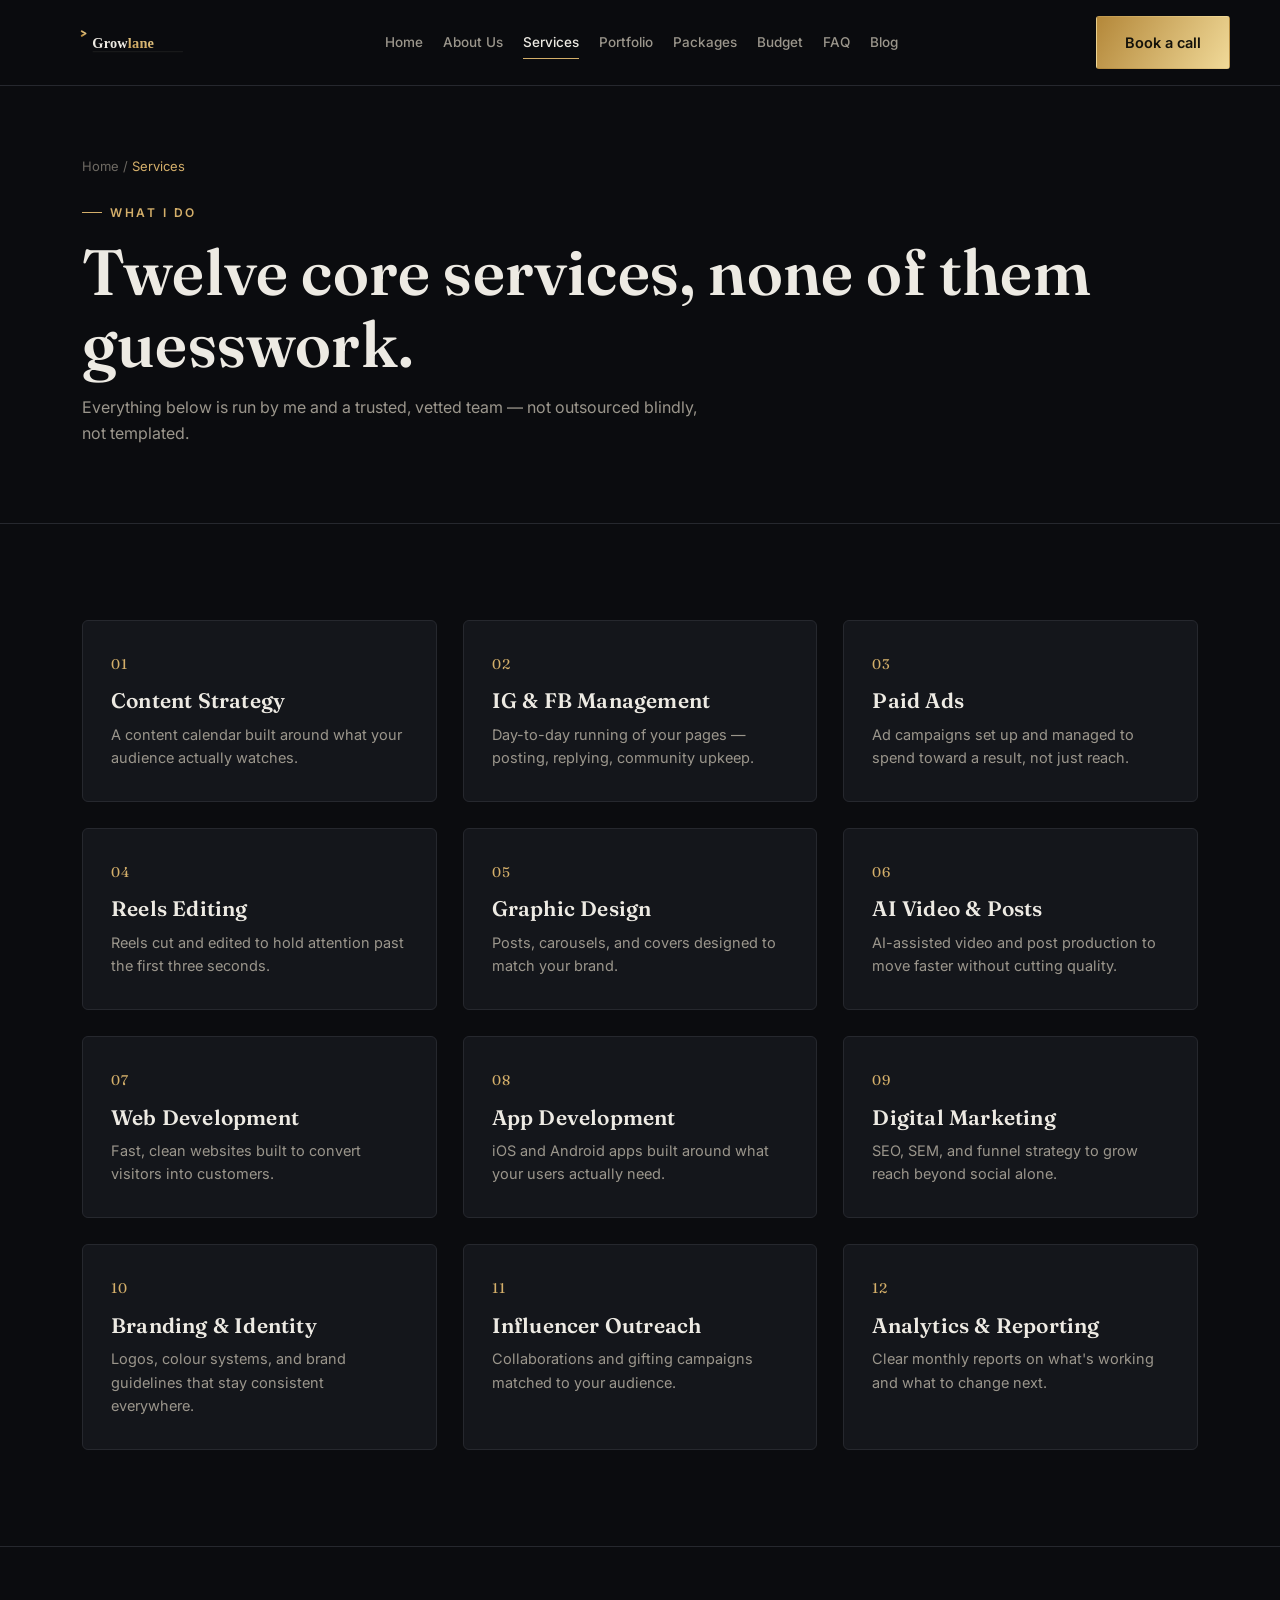
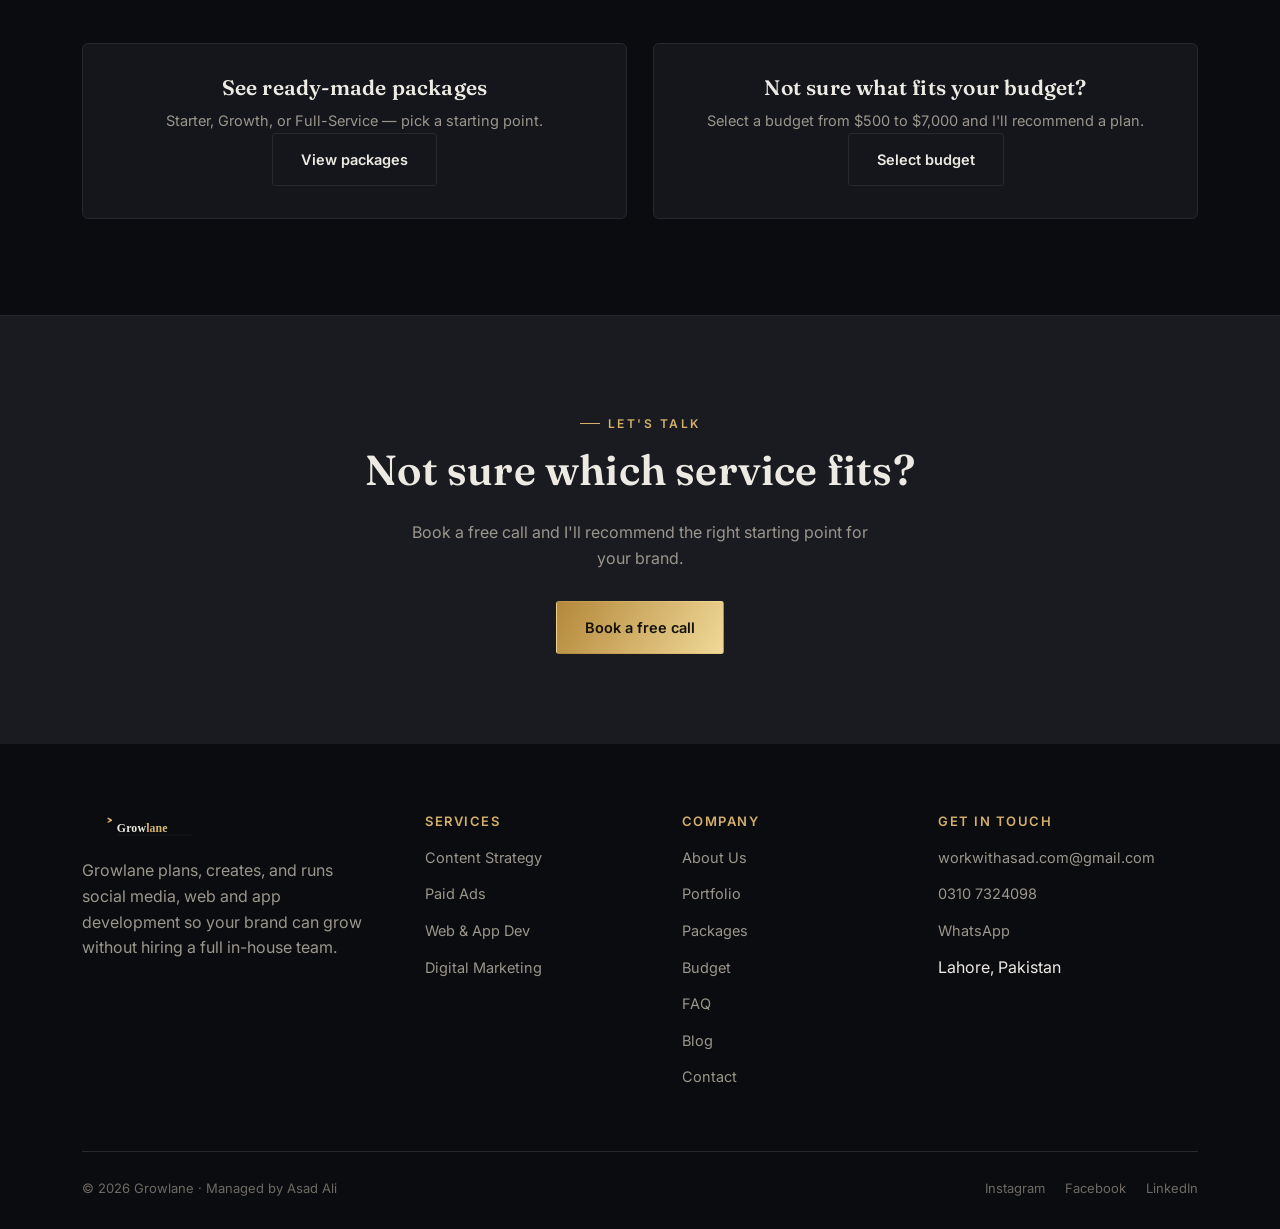
<file: services.html>
<!DOCTYPE html>
<html lang="en">
<head>
  <meta charset="UTF-8">
  <meta name="viewport" content="width=device-width, initial-scale=1.0">
  <title>Services — Growlane</title>
  <meta name="description" content="Twelve core services from content strategy to web and app development, run by a trusted, vetted team.">
  <link rel="icon" type="image/svg+xml" href="assets/icon.svg">
  <link rel="preconnect" href="https://fonts.googleapis.com">
  <link rel="preconnect" href="https://fonts.gstatic.com" crossorigin>
  <link href="https://fonts.googleapis.com/css2?family=Fraunces:opsz,wght@9..144,500;9..144,600;9..144,700&family=Inter:wght@400;500;600;700&display=swap" rel="stylesheet">
  <link rel="stylesheet" href="assets/style.css">
</head>
<body>
  <header class="site">
    <div class="wrap nav-row">
      <a href="index.html" class="brand"><img src="assets/logo.svg" alt="Growlane"></a>
      <nav class="main-nav">
        <a href="index.html" class="">Home</a>
        <a href="about.html" class="">About Us</a>
        <a href="services.html" class="active">Services</a>
        <a href="portfolio.html" class="">Portfolio</a>
        <a href="packages.html" class="">Packages</a>
        <a href="budget.html" class="">Budget</a>
        <a href="faq.html" class="">FAQ</a>
        <a href="blog.html" class="">Blog</a>
      </nav>
      <div class="nav-cta">
        <a href="contact.html" class="btn btn-gold">Book a call</a>
        <button class="menu-toggle" aria-label="Toggle menu">☰</button>
      </div>
    </div>
  </header>
  <section class="page-header">
    <div class="wrap">
      <div class="breadcrumb"><a href="index.html">Home</a> / <span class="gold">Services</span></div>
      <span class="eyebrow">What I do</span>
      <h1>Twelve core services, none of them guesswork.</h1>
      <p style="max-width:620px;">Everything below is run by me and a trusted, vetted team — not outsourced blindly, not templated.</p>
    </div>
  </section>

  <section>
    <div class="wrap">
      <div class="grid-3">
        <div class="card reveal"><span class="num">01</span><h3>Content Strategy</h3><p>A content calendar built around what your audience actually watches.</p></div>
        <div class="card reveal"><span class="num">02</span><h3>IG &amp; FB Management</h3><p>Day-to-day running of your pages — posting, replying, community upkeep.</p></div>
        <div class="card reveal"><span class="num">03</span><h3>Paid Ads</h3><p>Ad campaigns set up and managed to spend toward a result, not just reach.</p></div>
        <div class="card reveal"><span class="num">04</span><h3>Reels Editing</h3><p>Reels cut and edited to hold attention past the first three seconds.</p></div>
        <div class="card reveal"><span class="num">05</span><h3>Graphic Design</h3><p>Posts, carousels, and covers designed to match your brand.</p></div>
        <div class="card reveal"><span class="num">06</span><h3>AI Video &amp; Posts</h3><p>AI-assisted video and post production to move faster without cutting quality.</p></div>
        <div class="card reveal"><span class="num">07</span><h3>Web Development</h3><p>Fast, clean websites built to convert visitors into customers.</p></div>
        <div class="card reveal"><span class="num">08</span><h3>App Development</h3><p>iOS and Android apps built around what your users actually need.</p></div>
        <div class="card reveal"><span class="num">09</span><h3>Digital Marketing</h3><p>SEO, SEM, and funnel strategy to grow reach beyond social alone.</p></div>
        <div class="card reveal"><span class="num">10</span><h3>Branding &amp; Identity</h3><p>Logos, colour systems, and brand guidelines that stay consistent everywhere.</p></div>
        <div class="card reveal"><span class="num">11</span><h3>Influencer Outreach</h3><p>Collaborations and gifting campaigns matched to your audience.</p></div>
        <div class="card reveal"><span class="num">12</span><h3>Analytics &amp; Reporting</h3><p>Clear monthly reports on what's working and what to change next.</p></div>
      </div>
    </div>
  </section>

  <section id="cta-links">
    <div class="wrap">
      <div class="grid-2 reveal">
        <div class="card center">
          <h3>See ready-made packages</h3>
          <p>Starter, Growth, or Full-Service — pick a starting point.</p>
          <a href="packages.html" class="btn btn-ghost">View packages</a>
        </div>
        <div class="card center">
          <h3>Not sure what fits your budget?</h3>
          <p>Select a budget from $500 to $7,000 and I'll recommend a plan.</p>
          <a href="budget.html" class="btn btn-ghost">Select budget</a>
        </div>
      </div>
    </div>
  </section>

  <section class="cta-band" style="border-bottom:none;">
    <div class="wrap">
      <span class="eyebrow" style="justify-content:center;">Let's talk</span>
      <h2>Not sure which service fits?</h2>
      <p style="max-width:480px;margin:0 auto 30px;">Book a free call and I'll recommend the right starting point for your brand.</p>
      <a href="contact.html" class="btn btn-gold">Book a free call</a>
    </div>
  </section>
  <footer class="site">
    <div class="wrap">
      <div class="footer-grid">
        <div>
          <img src="assets/logo.svg" alt="Growlane">
          <p style="max-width:280px;">Growlane plans, creates, and runs social media, web and app development so your brand can grow without hiring a full in-house team.</p>
        </div>
        <div>
          <h4>Services</h4>
          <ul>
            <li><a href="services.html">Content Strategy</a></li>
            <li><a href="services.html">Paid Ads</a></li>
            <li><a href="services.html">Web &amp; App Dev</a></li>
            <li><a href="services.html">Digital Marketing</a></li>
          </ul>
        </div>
        <div>
          <h4>Company</h4>
          <ul>
            <li><a href="about.html">About Us</a></li>
            <li><a href="portfolio.html">Portfolio</a></li>
            <li><a href="packages.html">Packages</a></li>
            <li><a href="budget.html">Budget</a></li>
            <li><a href="faq.html">FAQ</a></li>
            <li><a href="blog.html">Blog</a></li>
            <li><a href="contact.html">Contact</a></li>
          </ul>
        </div>
        <div>
          <h4>Get in touch</h4>
          <ul>
            <li><a href="mailto:workwithasad.com@gmail.com">workwithasad.com@gmail.com</a></li>
            <li><a href="tel:+923107324098">0310 7324098</a></li>
            <li><a href="https://wa.me/923107324098">WhatsApp</a></li>
            <li>Lahore, Pakistan</li>
          </ul>
        </div>
      </div>
      <div class="footer-bottom">
        <span>© 2026 Growlane · Managed by Asad Ali</span>
        <span>
          <a href="https://www.instagram.com/illusionist5911/" style="margin-right:16px;">Instagram</a>
          <a href="https://www.facebook.com/profile.php?id=61582330034421" style="margin-right:16px;">Facebook</a>
          <a href="https://www.linkedin.com/in/asad-ali-b16a78426">LinkedIn</a>
        </span>
      </div>
    </div>
  </footer>
  <script src="assets/main.js"></script>

</body>
</html>
</file>
<file: assets/style.css>
/* ============================================================
   GROWLANE — Premium theme
   Design tokens
   ============================================================ */

:root {
  --bg:        #0B0C0F;
  --panel:     #14161B;
  --panel-alt: #191B21;
  --line:      #26282E;
  --gold:      #D4AF6A;
  --gold-dim:  #B4883A;
  --gold-bright: #F0D998;
  --text:      #EDEAE3;
  --muted:     #9B968C;
  --muted-2:   #6E6A63;

  --serif: "Fraunces", Georgia, serif;
  --sans: "Inter", -apple-system, BlinkMacSystemFont, "Segoe UI", sans-serif;

  --container: 1180px;
}

* { box-sizing: border-box; }
html { scroll-behavior: smooth; }

body {
  margin: 0;
  background: var(--bg);
  color: var(--text);
  font-family: var(--sans);
  font-size: 16px;
  line-height: 1.6;
  -webkit-font-smoothing: antialiased;
}

img { max-width: 100%; display: block; }
a { color: inherit; text-decoration: none; }

.wrap {
  max-width: var(--container);
  margin: 0 auto;
  padding: 0 32px;
}

h1, h2, h3, h4 {
  font-family: var(--serif);
  font-weight: 600;
  line-height: 1.12;
  margin: 0 0 16px;
  letter-spacing: 0.2px;
}

h1 { font-size: clamp(38px, 5.5vw, 64px); }
h2 { font-size: clamp(28px, 3.6vw, 42px); }
h3 { font-size: 21px; }

p { color: var(--muted); margin: 0 0 16px; }

.eyebrow {
  display: inline-flex;
  align-items: center;
  gap: 8px;
  font-size: 12px;
  letter-spacing: 2.5px;
  text-transform: uppercase;
  color: var(--gold);
  font-weight: 600;
  margin-bottom: 14px;
}
.eyebrow::before {
  content: "";
  width: 20px;
  height: 1px;
  background: var(--gold);
}

/* ---------- Buttons ---------- */
.btn {
  display: inline-flex;
  align-items: center;
  gap: 8px;
  padding: 14px 28px;
  border-radius: 3px;
  font-weight: 600;
  font-size: 14.5px;
  border: 1px solid transparent;
  cursor: pointer;
  transition: all .25s ease;
}
.btn-gold {
  background: linear-gradient(120deg, var(--gold-dim), var(--gold-bright));
  color: #14120A;
}
.btn-gold:hover { filter: brightness(1.08); transform: translateY(-1px); }
.btn-ghost {
  border-color: var(--line);
  color: var(--text);
  background: transparent;
}
.btn-ghost:hover { border-color: var(--gold); color: var(--gold); }

/* ---------- Header / Nav ---------- */
header.site {
  position: sticky;
  top: 0;
  z-index: 50;
  background: rgba(11,12,15,0.86);
  backdrop-filter: blur(10px);
  border-bottom: 1px solid var(--line);
}
.nav-row {
  display: flex;
  align-items: center;
  justify-content: space-between;
  padding: 16px 0;
}
.brand img { height: 34px; }
nav.main-nav {
  display: flex;
  align-items: center;
  gap: 20px;
}
nav.main-nav a {
  font-size: 13.5px;
  color: var(--muted);
  font-weight: 500;
  transition: color .2s ease;
  position: relative;
}
nav.main-nav a:hover, nav.main-nav a.active { color: var(--text); }
nav.main-nav a.active::after {
  content: "";
  position: absolute;
  left: 0; bottom: -6px;
  width: 100%; height: 1px;
  background: var(--gold);
}
.nav-cta { display: flex; align-items: center; gap: 18px; }
.menu-toggle { display: none; background: none; border: none; color: var(--text); font-size: 22px; cursor: pointer; }

@media (max-width: 880px) {
  nav.main-nav {
    position: fixed; inset: 64px 0 0 0;
    background: var(--bg);
    flex-direction: column;
    padding: 30px 32px;
    gap: 22px;
    transform: translateY(-110%);
    transition: transform .3s ease;
    border-top: 1px solid var(--line);
  }
  nav.main-nav.open { transform: translateY(0); }
  .menu-toggle { display: block; }
  .nav-cta .btn-gold { display: none; }
}

/* ---------- Hero ---------- */
.hero {
  position: relative;
  padding: 120px 0 90px;
  overflow: hidden;
  border-bottom: 1px solid var(--line);
}
.hero-lanes {
  position: absolute;
  inset: 0;
  pointer-events: none;
  opacity: 0.55;
}
.hero-inner { position: relative; max-width: 760px; }
.hero p.lead { font-size: 19px; max-width: 560px; }
.hero-actions { display: flex; gap: 16px; margin-top: 30px; flex-wrap: wrap; }
.hero-meta {
  margin-top: 46px;
  display: flex;
  gap: 34px;
  flex-wrap: wrap;
  color: var(--muted-2);
  font-size: 13.5px;
}
.hero-meta strong { color: var(--gold); }

/* ---------- Sections ---------- */
section { padding: 96px 0; border-bottom: 1px solid var(--line); }
section:last-of-type { border-bottom: none; }
.section-head { max-width: 620px; margin-bottom: 56px; }
.section-head.center { margin-left: auto; margin-right: auto; text-align: center; }

/* ---------- Grid cards ---------- */
.grid-3 { display: grid; grid-template-columns: repeat(3, 1fr); gap: 26px; }
.grid-2 { display: grid; grid-template-columns: repeat(2, 1fr); gap: 26px; }
.grid-4 { display: grid; grid-template-columns: repeat(4, 1fr); gap: 22px; }
@media (max-width: 900px) { .grid-3, .grid-4 { grid-template-columns: repeat(2, 1fr); } }
@media (max-width: 620px) { .grid-3, .grid-2, .grid-4 { grid-template-columns: 1fr; } }

.card {
  background: var(--panel);
  border: 1px solid var(--line);
  border-radius: 6px;
  padding: 32px 28px;
  transition: border-color .25s ease, transform .25s ease;
}
.card:hover { border-color: var(--gold-dim); transform: translateY(-3px); }
.card .num {
  font-family: var(--serif);
  color: var(--gold);
  font-size: 14px;
  letter-spacing: 1px;
  margin-bottom: 14px;
  display: block;
}
.card h3 { margin-bottom: 10px; }
.card p { margin-bottom: 0; font-size: 14.5px; }

/* ---------- Work / Portfolio ---------- */
.work-card {
  position: relative;
  border: 1px solid var(--line);
  border-radius: 6px;
  overflow: hidden;
  background: var(--panel);
}
.work-card img { height: 190px; width: 100%; object-fit: cover; filter: grayscale(35%) brightness(.9); transition: filter .3s ease; }
.work-card:hover img { filter: grayscale(0%) brightness(1); }
.work-card .body { padding: 20px 22px 24px; }
.work-tag { font-size: 11px; letter-spacing: 1.5px; text-transform: uppercase; color: var(--gold); margin-bottom: 8px; display: block; }
.work-card h3 { font-size: 18px; margin-bottom: 4px; }
.work-card .sub { font-size: 13px; color: var(--muted-2); }

/* ---------- Stats ---------- */
.stat-row { display: flex; gap: 60px; flex-wrap: wrap; }
.stat .n { font-family: var(--serif); font-size: 48px; color: var(--gold); }
.stat .l { color: var(--muted-2); font-size: 13.5px; text-transform: uppercase; letter-spacing: 1.5px; }

/* ---------- Testimonials ---------- */
.testi {
  background: var(--panel);
  border: 1px solid var(--line);
  border-radius: 6px;
  padding: 30px 28px;
}
.testi p.quote { color: var(--text); font-style: italic; font-size: 15.5px; }
.testi-person { display: flex; align-items: center; gap: 12px; margin-top: 18px; }
.testi-person img { width: 42px; height: 42px; border-radius: 50%; object-fit: cover; }
.testi-person .name { font-weight: 600; font-size: 14px; }
.testi-person .role { color: var(--muted-2); font-size: 12.5px; }

/* ---------- Pricing ---------- */
.price-card {
  background: var(--panel);
  border: 1px solid var(--line);
  border-radius: 6px;
  padding: 36px 30px;
  position: relative;
}
.price-card.popular { border-color: var(--gold); }
.price-card .badge {
  position: absolute; top: -13px; left: 30px;
  background: var(--gold); color: #14120A;
  font-size: 11px; font-weight: 700; letter-spacing: 1px;
  padding: 5px 12px; border-radius: 3px; text-transform: uppercase;
}
.price-card ul { list-style: none; padding: 0; margin: 22px 0 28px; }
.price-card li { padding: 9px 0; border-top: 1px solid var(--line); font-size: 14.5px; color: var(--muted); }
.price-card li:first-child { border-top: none; }
.price-card li::before { content: "— "; color: var(--gold); }

/* ---------- Brand list (text-only, no images) ---------- */
.brand-grid {
  display: grid;
  grid-template-columns: repeat(3, 1fr);
  gap: 18px;
}
@media (max-width: 900px) { .brand-grid { grid-template-columns: repeat(2, 1fr); } }
@media (max-width: 560px) { .brand-grid { grid-template-columns: 1fr; } }
.brand-item {
  border: 1px solid var(--line);
  background: var(--panel);
  border-radius: 6px;
  padding: 22px 24px;
  transition: border-color .25s ease, transform .25s ease;
}
.brand-item:hover { border-color: var(--gold-dim); transform: translateY(-2px); }
.brand-item .name { font-family: var(--serif); font-size: 19px; color: var(--text); margin-bottom: 6px; }
.brand-item .tag { font-size: 12px; letter-spacing: 1.2px; text-transform: uppercase; color: var(--gold); display: block; margin-bottom: 4px; }
.brand-item .sub { font-size: 13px; color: var(--muted-2); }

/* ---------- Budget selector ---------- */
.budget-grid {
  display: grid;
  grid-template-columns: repeat(4, 1fr);
  gap: 14px;
  margin: 30px 0 8px;
}
@media (max-width: 700px) { .budget-grid { grid-template-columns: repeat(2, 1fr); } }
.budget-chip {
  border: 1px solid var(--line);
  background: var(--panel);
  color: var(--text);
  border-radius: 4px;
  padding: 18px 10px;
  text-align: center;
  cursor: pointer;
  font-weight: 600;
  font-size: 15px;
  transition: all .2s ease;
}
.budget-chip:hover { border-color: var(--gold-dim); }
.budget-chip.selected {
  border-color: var(--gold);
  background: linear-gradient(120deg, rgba(180,136,58,0.16), rgba(240,217,152,0.10));
  color: var(--gold-bright);
}
.budget-note { font-size: 13px; color: var(--muted-2); margin-top: 6px; }

/* ---------- FAQ ---------- */
.faq-item { border-bottom: 1px solid var(--line); padding: 22px 0; }
.faq-q { display: flex; justify-content: space-between; align-items: center; cursor: pointer; font-weight: 600; font-size: 16px; }
.faq-q .plus { color: var(--gold); font-size: 20px; transition: transform .25s ease; }
.faq-item.open .plus { transform: rotate(45deg); }
.faq-a { max-height: 0; overflow: hidden; transition: max-height .3s ease; }
.faq-item.open .faq-a { max-height: 240px; }
.faq-a p { padding-top: 12px; margin-bottom: 0; }

/* ---------- Contact ---------- */
.contact-grid { display: grid; grid-template-columns: 1fr 1fr; gap: 50px; }
@media (max-width: 800px) { .contact-grid { grid-template-columns: 1fr; } }
.field { margin-bottom: 18px; }
.field label { display: block; font-size: 13px; color: var(--muted-2); margin-bottom: 7px; text-transform: uppercase; letter-spacing: 1px; }
.field input, .field textarea, .field select {
  width: 100%;
  background: var(--panel);
  border: 1px solid var(--line);
  border-radius: 4px;
  padding: 13px 14px;
  color: var(--text);
  font-family: var(--sans);
  font-size: 14.5px;
}
.field input:focus, .field textarea:focus, .field select:focus { outline: none; border-color: var(--gold); }
.contact-info-item { display: flex; gap: 16px; margin-bottom: 26px; }
.contact-info-item .ic { color: var(--gold); font-size: 20px; }
.contact-info-item .l { font-size: 12px; text-transform: uppercase; letter-spacing: 1.5px; color: var(--muted-2); margin-bottom: 4px; }

/* ---------- Blog ---------- */
.blog-card { border: 1px solid var(--line); border-radius: 6px; overflow: hidden; background: var(--panel); }
.blog-card img { height: 180px; object-fit: cover; }
.blog-card .body { padding: 22px; }
.blog-date { font-size: 12px; color: var(--gold); text-transform: uppercase; letter-spacing: 1.5px; margin-bottom: 10px; display: block; }

/* ---------- CTA band ---------- */
.cta-band {
  text-align: center;
  padding: 90px 0;
  background: var(--panel-alt);
  border-bottom: 1px solid var(--line);
}
.cta-band h2 { max-width: 640px; margin: 0 auto 26px; }

/* ---------- Footer ---------- */
footer.site {
  padding: 70px 0 30px;
}
.footer-grid {
  display: grid;
  grid-template-columns: 1.4fr 1fr 1fr 1.2fr;
  gap: 40px;
  padding-bottom: 50px;
  border-bottom: 1px solid var(--line);
}
@media (max-width: 800px) { .footer-grid { grid-template-columns: 1fr 1fr; } }
.footer-grid img { height: 28px; margin-bottom: 16px; }
.footer-grid h4 { font-family: var(--sans); font-size: 13px; text-transform: uppercase; letter-spacing: 1.5px; color: var(--gold); margin-bottom: 16px; }
.footer-grid ul { list-style: none; padding: 0; margin: 0; }
.footer-grid li { margin-bottom: 11px; }
.footer-grid a { color: var(--muted); font-size: 14.5px; transition: color .2s ease; }
.footer-grid a:hover { color: var(--gold); }
.footer-bottom { display: flex; justify-content: space-between; align-items: center; padding-top: 26px; color: var(--muted-2); font-size: 13px; flex-wrap: wrap; gap: 12px; }

/* ---------- Page header (inner pages) ---------- */
.page-header {
  padding: 70px 0 60px;
  border-bottom: 1px solid var(--line);
}
.breadcrumb { font-size: 13px; color: var(--muted-2); margin-bottom: 18px; }
.breadcrumb .gold { color: var(--gold); }

/* ---------- Utility ---------- */
.mt-0 { margin-top: 0; }
.center { text-align: center; }
.reveal { opacity: 0; transform: translateY(18px); transition: opacity .6s ease, transform .6s ease; }
.reveal.in { opacity: 1; transform: translateY(0); }
</file>
